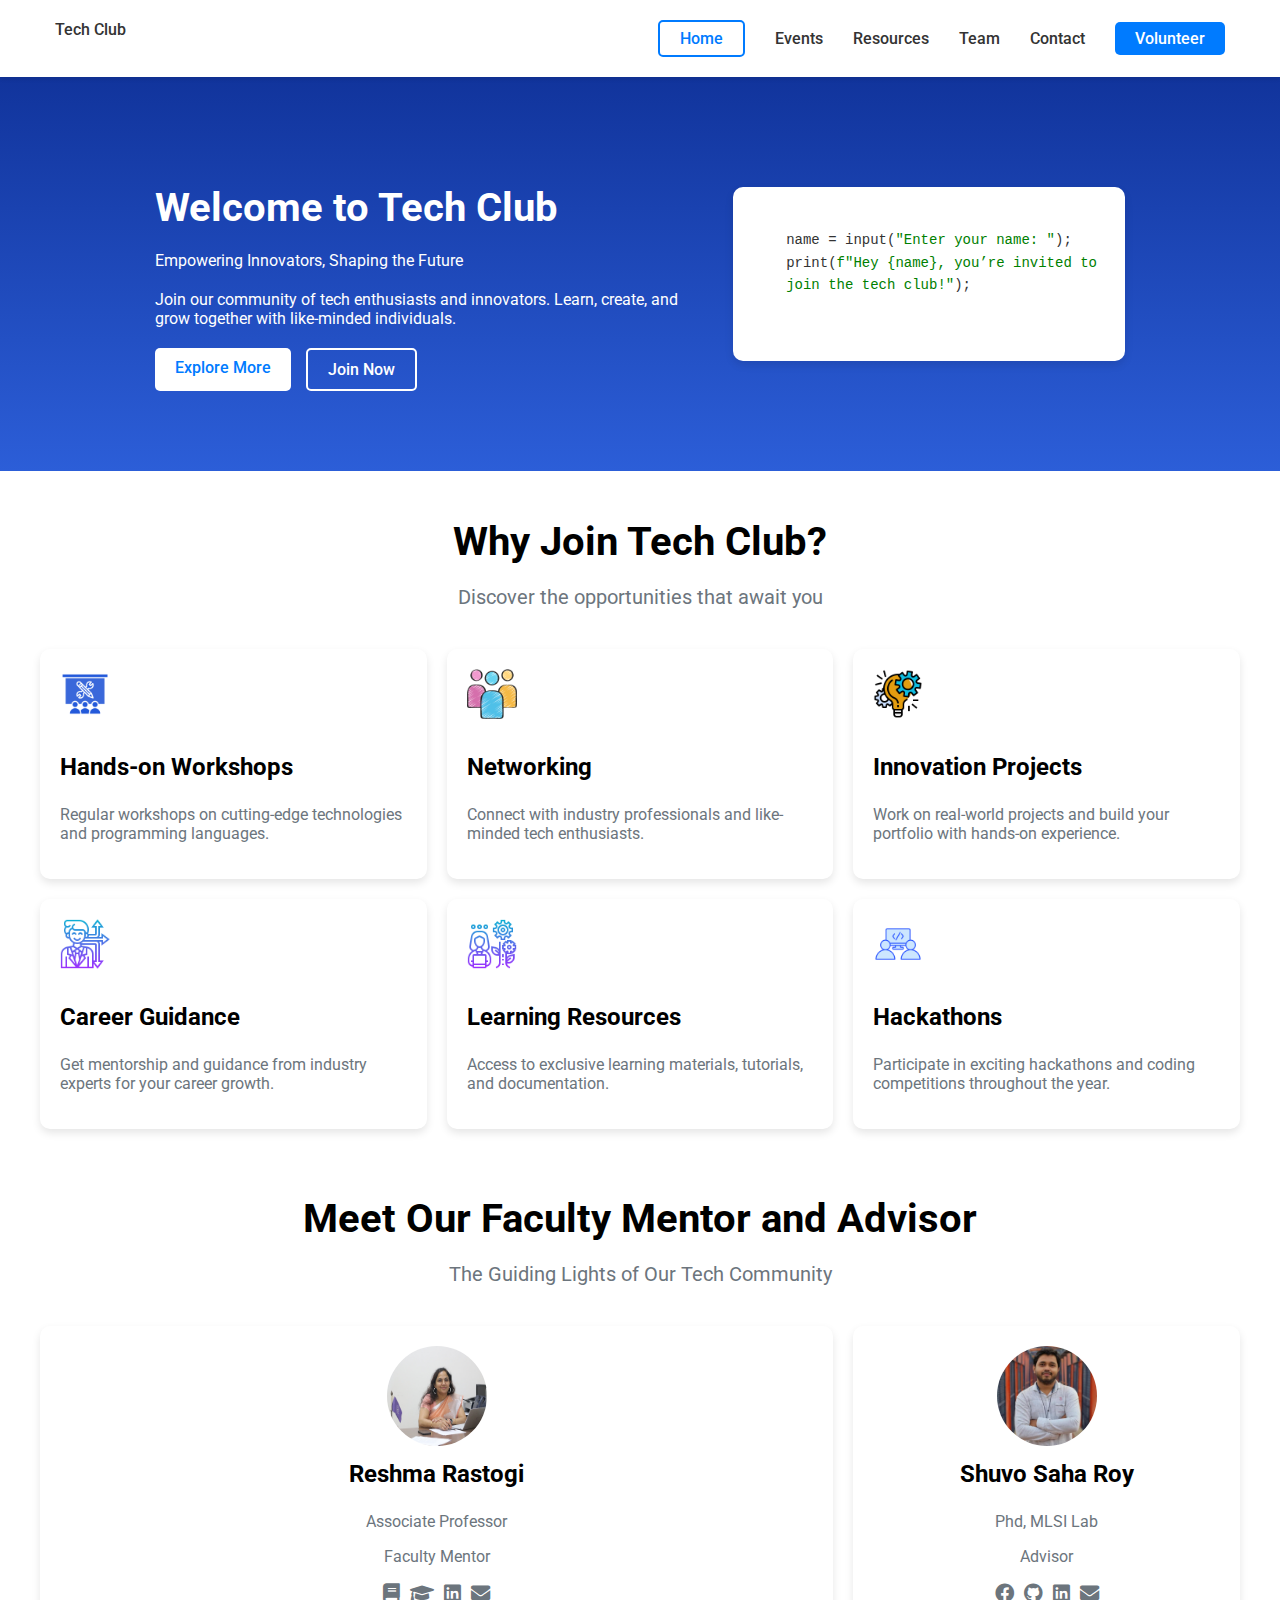
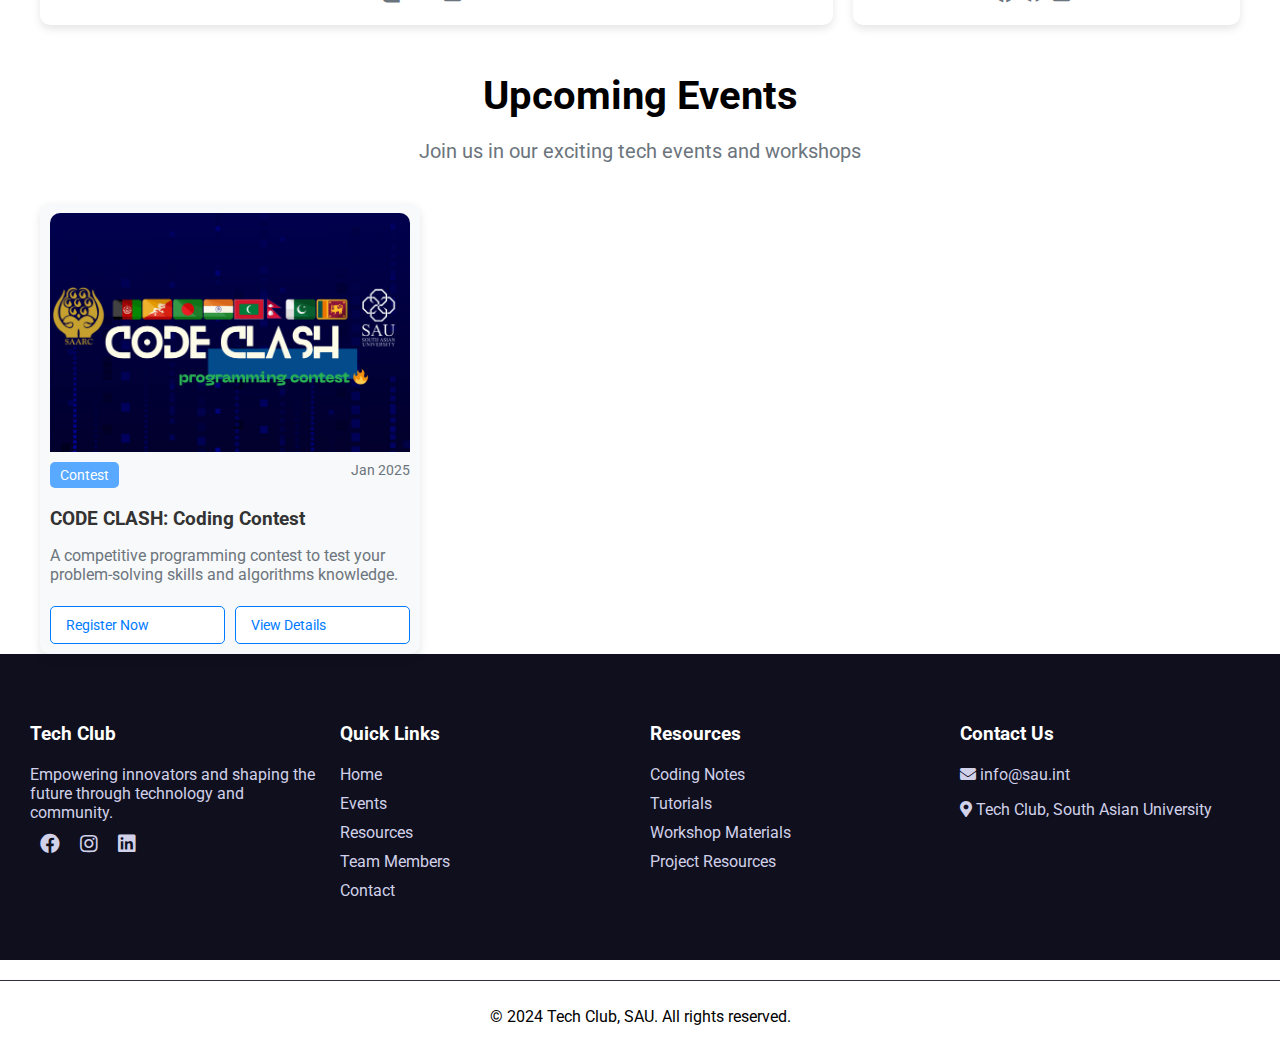
<file: index.html>
<!DOCTYPE html>
<html lang="en">
<head>
    <meta charset="UTF-8">
    <meta name="viewport" content="width=device-width, initial-scale=1.0">
    <title>Tech club</title>
    <link href="https://cdnjs.cloudflare.com/ajax/libs/font-awesome/5.15.3/css/all.min.css" rel="stylesheet"/>
    <link href="https://fonts.googleapis.com/css2?family=Roboto:wght@400;700&amp;display=swap" rel="stylesheet"/>
    <link rel="stylesheet" href="css/style.css">
    <link rel="stylesheet" href="css/index.css">
</head>
<body>

  <div class="navbar">
    <a class="logo" href="#">Tech Club</a>
    <button class="toggle-button">&#9776;</button>
    <div class="nav-links">
        <a href="index.html" class="active">Home</a>
        <a href="events.html">Events</a>
        <a href="https://sites.google.com/view/saubtech" target="_blank" >Resources</a>
        <a href="team.html">Team </a>
        <a href="contactus.html">Contact</a>
        <a class="join-us" target="_blank" href="volunteer.html">Volunteer</a>
    </div>
</div>

<div class="hero">
    <div class="hero-text">
        <h1>Welcome to Tech Club</h1>
        <p>Empowering Innovators, Shaping the Future</p>
        <p>Join our community of tech enthusiasts and innovators. Learn, create, and grow together with like-minded individuals.</p>
        <div class="buttons">
            <a class="explore-more" href="events.html">Explore More</a>
            <a class="join-now" href="volunteer.html">Join Now</a>
        </div>
    </div>
    <div class="code-container">
        <pre>
<code> 
    name = input(<span style="color: green;">"Enter your name: "</span>);
    print(<span style="color: green;">f"Hey {name}, you’re invited to 
    join the tech club!"</span>);
</code>
        </pre>
    </div>
</div>






<!--  Why join Tech club   -->
<div class="whyjoin">
  <h1 id="whyjoinh1">
   Why Join Tech Club?
  </h1>
  <p id="whyjoinp">
   Discover the opportunities that await you
  </p>
  <div class="card-grid">
   <div class="card">
    <img alt="Icon" height="40" src="assets/icons/vocational.png" width="40"/>
    <h3>
     Hands-on Workshops
    </h3>
    <p>
     Regular workshops on cutting-edge technologies and programming languages.
    </p>
   </div>
   <div class="card">
    <img alt="Icon" height="40" src="assets/icons/group_1550587.png" width="40"/>
    <h3>
     Networking
    </h3>
    <p>
     Connect with industry professionals and like-minded tech enthusiasts.
    </p>
   </div>
   <div class="card">
   
    <img alt="Icon" height="40" src= "assets/icons/innovation.png" width="40"/>
    <h3>
     Innovation Projects
    </h3>
    <p>
     Work on real-world projects and build your portfolio with hands-on experience.
    </p>
   </div>
   <div class="card">
    <img alt="Icon" height="40" src="assets/icons/careerdirection.png" width="40"/>
    <h3>
     Career Guidance
    </h3>
    <p>
     Get mentorship and guidance from industry experts for your career growth.
    </p>
   </div>
   <div class="card">
    <img alt="Icon" height="40" src="assets/icons/learningresourses.png" width="40"/>
    <h3>
     Learning Resources
    </h3>
    <p>
     Access to exclusive learning materials, tutorials, and documentation.
    </p>
   </div>
   <div class="card">
    <img alt="Icon" height="40" src="assets/icons/hackathons.png" width="40"/>
    <h3>
     Hackathons
    </h3>
    <p>
     Participate in exciting hackathons and coding competitions throughout the year.
    </p>
   </div>
  </div>
 </div>


 <div class="team">
    <h1 id="teamh1">
        Meet Our Faculty Mentor and Advisor
    </h1>
    <p id="teamp">
        The Guiding Lights of Our Tech Community
    </p>
    <div class="team-grid">
        <div class="faculty">
            <img src="assets/images/facultymentor.png" alt="faculty-mentor">
            <h3>Reshma Rastogi</h3>
            <p>Associate Professor</p>
            <p>Faculty Mentor</p>
            <div class="team-social-icons">
                <a href="https://ieeexplore.ieee.org/author/37086613294" target="_blank"><i class="fas fa-book"></i></a>
                <a href="https://scholar.google.co.in/citations?user=NqIkygEAAAAJ&hl=en" target="_blank"><i class="fas fa-graduation-cap"></i></a>
                <a href="https://www.linkedin.com/in/reshma-rastogi-nee-khemchandani-743716a/" target="_blank"><i class="fab fa-linkedin"></i></a>
                <a href="https://mail.google.com/mail/?view=cm&fs=1&to=reshma.khemchandani@sau.ac.in" target="_blank"><i class="fas fa-envelope"></i></a>

            </div>

        </div>
        <div class="advisor">
            <img src="assets/images/advisor1.jpeg" alt="advisors">
            <h3>Shuvo Saha Roy</h3>
            <p>Phd, MLSI Lab</p>
            <p>Advisor</p>
            <div class="team-social-icons">
                <a href="https://fb.com/ShuvoSahaRoy" target="_blank"><i class="fab fa-facebook"></i></a>
                <a href="https://github.com/ShuvoSahaRoy" target="_blank"><i class="fab fa-github"></i></a>
                <a href="https://www.linkedin.com/in/ShuvoSahaRoy" target="_blank"><i class="fab fa-linkedin"></i></a>
                <a href="https://mail.google.com/mail/?view=cm&fs=1&to=shuvosaha@students.sau.ac.in" target="_blank"><i class="fas fa-envelope"></i></a>

            </div>
        </div>
    </div>
</div>



<div class="event">
    <h1 id="event-h1">Upcoming Events</h1>
    <p id="event-p">Join us in our exciting tech events and workshops</p>
  
    <div class="event-grid">
      <!-- Event 1 -->
      <div class="event-card">
        <img src="assets/images/event-codeclash.png" alt="Web Development Bootcamp">
        <div class="event-content">
          <div class="tags">
            <span class="tag">Contest</span>
            <span class="date">Jan 2025</span>
          </div>
          <h3>CODE CLASH: Coding Contest </h3>
          <p>
            A competitive programming contest to test your problem-solving skills and algorithms knowledge.
          </p>
          <div class="event-buttons">
            <a href="#" class="register">Register Now</a>
            <a href="#" class="learn-more">View Details</a>
          </div>
        </div>
      </div>
  
      <!-- 
      <div class="event-card">
        <img src="assets/images/crispr2024.jpg" alt="crispr2024">
        <div class="event-content">
          <div class="tags">
            <span class="tag">Workshop</span>
            <span class="date">Jan 6-9, 2025</span>
          </div>
          <h3>Workshop on CRISPR-Cas9/13</h3>
          <p>International Hands-on Workshop on CRISPR-Cas9/13 for Gene Editing and Nucleic Acid-based Molecular Diagnostics</p>
          <div class="event-buttons">
            <a target="_blank" href="https://www.onlinesbi.sbi/sbicollect/icollecthome.htm?saralID=-995938795&categoryName=International%20Workshop%20CRISPR%20-Cas9/13 " class="register">Register Now</a>
            <a target="_blank" href="https://sau.int/wp-content/uploads/2024/11/crispr2024.pdf" class="learn-more">View Details</a>
          </div>
        </div>
      </div>
  

      <div class="event-card">
        <img src="assets/images/bimlesh.png" alt="AI & Machine Learning Talk">
        <div class="event-content">
          <div class="tags">
            <span class="tag">Seminar</span>
            <span class="date">Nov 17, 2024</span>
          </div>
          <h3>Tech is your Story : Start Writing it Today</h3>
          <p>Associate Prof. Bimlesh Wadhwa, Department of Computer Science, National University of Singapore</p>
          <div class="event-buttons">
            <a href="#" class="register">Register Now</a>
            <a href="#" class="learn-more">View Details</a>
          </div>
        </div>
      </div> -->
    </div>
    </div>







<!--  footer   -->
<footer class="footer">
    <div>
        <h3>Tech Club</h3>
        <p>Empowering innovators and shaping the future through technology and community.</p>
        <div class="social-icons">
            <a href="https://sau.int"><i class="fab fa-facebook"></i></a>
            <a href="https://sau.int"><i class="fab fa-instagram"></i></a>
            <a href="https://sau.int"><i class="fab fa-linkedin"></i></a>
        </div>
    </div>
    <div>
        <h3>Quick Links</h3>
        <a href="index.html">Home</a>
        <a href="events.html">Events</a>
        <a href="https://sites.google.com/view/saubtech">Resources</a>
        <a href="team.html">Team Members</a>
        <a href="contactus.html">Contact</a>
    </div>
    <div>
        <h3>Resources</h3>
        <a href="https://github.com/methylDragon/coding-notes" target="_blank">Coding Notes</a>
        <a href="https://youtube.com/@mycodeschool" target="_blank">Tutorials</a>
        <a href="https://stackoverflow.com/" target="_blank">Workshop Materials</a>
        <a href="#" target="_blank">Project Resources</a>
    </div>
    <div>
        <h3>Contact Us</h3>
        <p><i class="fas fa-envelope"></i> info@sau.int</p>
        <p><i class="fas fa-map-marker-alt"></i> Tech Club, South Asian University</p>
    </div>
</footer>
<div class="footer-bottom">
    <p>© 2024 Tech Club, SAU. All rights reserved.</p>
</div>


<script src="javascript/script.js"></script>
</body>
</html>
</file>
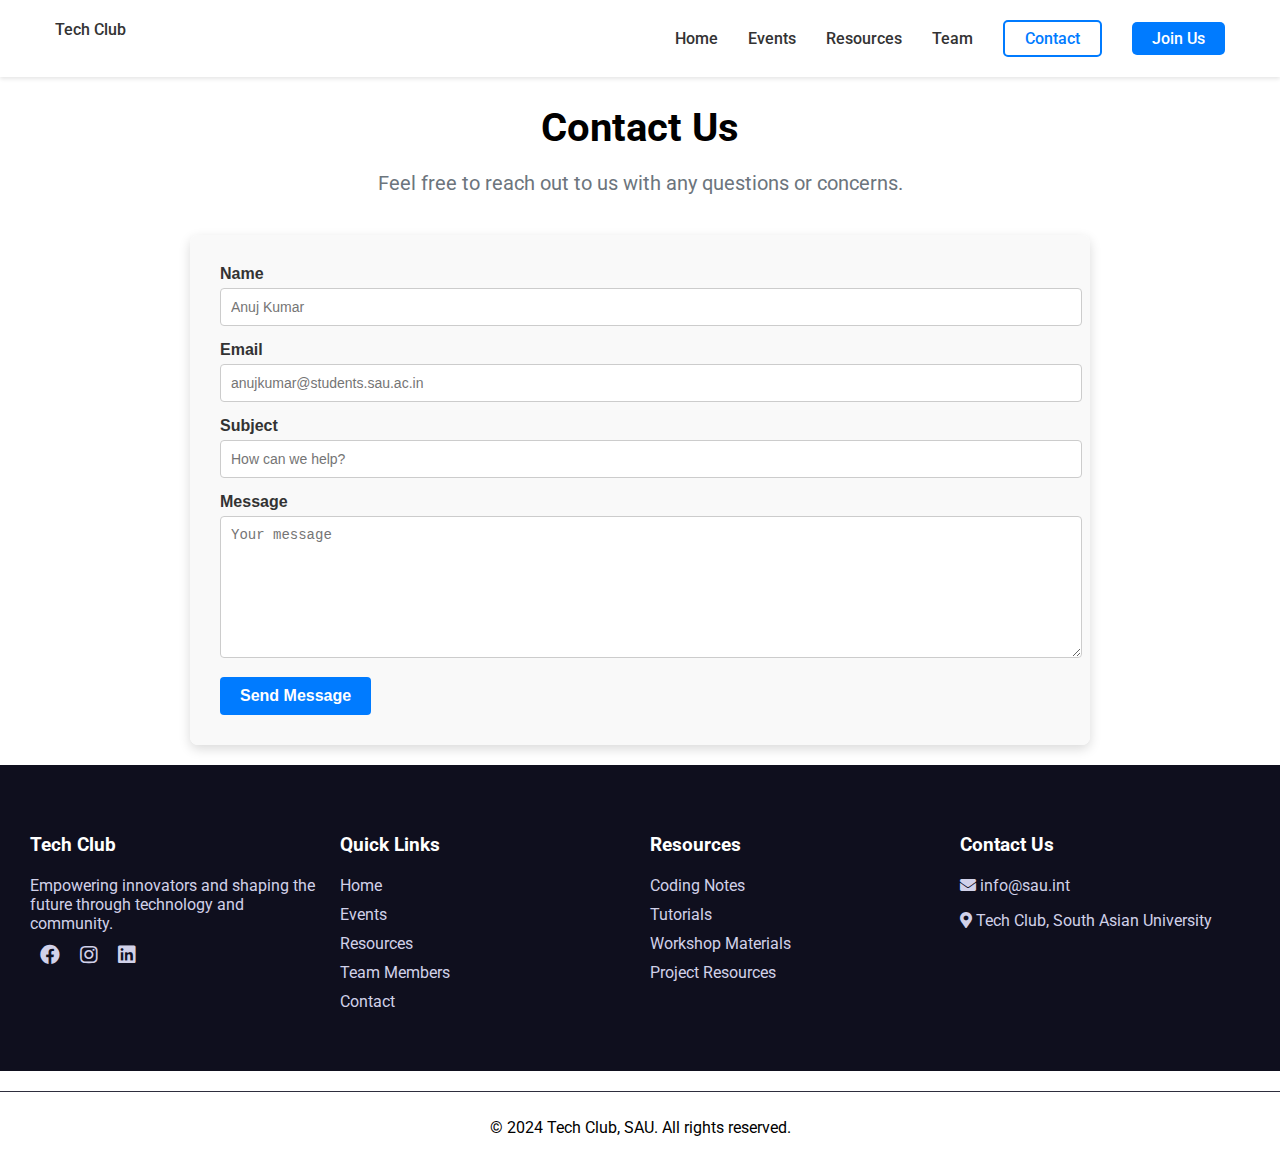
<file: contactus.html>
<!DOCTYPE html>
<html lang="en">
<head>
    <meta charset="UTF-8">
    <meta name="viewport" content="width=device-width, initial-scale=1.0">
    <title>Tech club</title>
    <link href="https://cdnjs.cloudflare.com/ajax/libs/font-awesome/5.15.3/css/all.min.css" rel="stylesheet"/>
    <link href="https://fonts.googleapis.com/css2?family=Roboto:wght@400;700&amp;display=swap" rel="stylesheet"/>
    <link rel="stylesheet" href="css/style.css">
    <link rel="stylesheet" href="css/contactus.css">
</head>
<body>

    <div class="navbar">
        <a class="logo" href="#">Tech Club</a>
        <button class="toggle-button">&#9776;</button>
        <div class="nav-links">
            <a href="index.html">Home</a>
            <a href="events.html">Events</a>
            <a href="https://sites.google.com/view/saubtech" target="_blank" >Resources</a>
            <a href="team.html">Team </a>
            <a href="contactus.html" class="active" >Contact</a>
            <a class="join-us" target="_blank" href="https://sau.int">Join Us</a>
        </div>
    </div>



    <h1 id="event-h1">Contact Us</h1>
    <p id="event-p">Feel free to reach out to us with any questions or concerns.</p>
  
    <div class="contactus">
        <form class="form-contactus" name="contact" method="POST" data-netlify="true">
            <div class="form-group">
                <label for="name">Name</label>
                <input type="text" id="name" name="name" placeholder="Anuj Kumar" required>
            </div>
            <div class="form-group">
                <label for="email">Email</label>
                <input type="email" id="email" name="email" placeholder="anujkumar@students.sau.ac.in" required>
            </div>
            <div class="form-group">
                <label for="subject">Subject</label>
                <input type="text" id="subject" name="subject" placeholder="How can we help?" required>
            </div>
            <div class="form-group">
                <label for="message">Message</label>
                <textarea id="message" name="message" placeholder="Your message" required></textarea>
            </div>
            <input type="hidden" name="form-name" value="contact">
            <button class="contactus-button" type="submit">Send Message</button>
        </form>
    </div>
        

















<footer class="footer">
    <div>
        <h3>Tech Club</h3>
        <p>Empowering innovators and shaping the future through technology and community.</p>
        <div class="social-icons">
            <a href="https://sau.int"><i class="fab fa-facebook"></i></a>
            <a href="https://sau.int"><i class="fab fa-instagram"></i></a>
            <a href="https://sau.int"><i class="fab fa-linkedin"></i></a>
        </div>
    </div>
    <div>
        <h3>Quick Links</h3>
        <a href="index.html">Home</a>
        <a href="events.html">Events</a>
        <a href="https://sites.google.com/view/saubtech">Resources</a>
        <a href="team.html">Team Members</a>
        <a href="contactus.html">Contact</a>
    </div>
    <div>
        <h3>Resources</h3>
        <a href="https://github.com/methylDragon/coding-notes" target="_blank">Coding Notes</a>
        <a href="https://youtube.com/@mycodeschool" target="_blank">Tutorials</a>
        <a href="https://stackoverflow.com/" target="_blank">Workshop Materials</a>
        <a href="#" target="_blank">Project Resources</a>
    </div>


    <div>
        <h3>Contact Us</h3>
        <p><i class="fas fa-envelope"></i> info@sau.int</p>
        <p><i class="fas fa-map-marker-alt"></i> Tech Club, South Asian University</p>
    </div>
</footer>
<div class="footer-bottom">
    <p>© 2024 Tech Club, SAU. All rights reserved.</p>
</div>


<script src="javascript/script.js"></script>
</body>
</html>
</file>
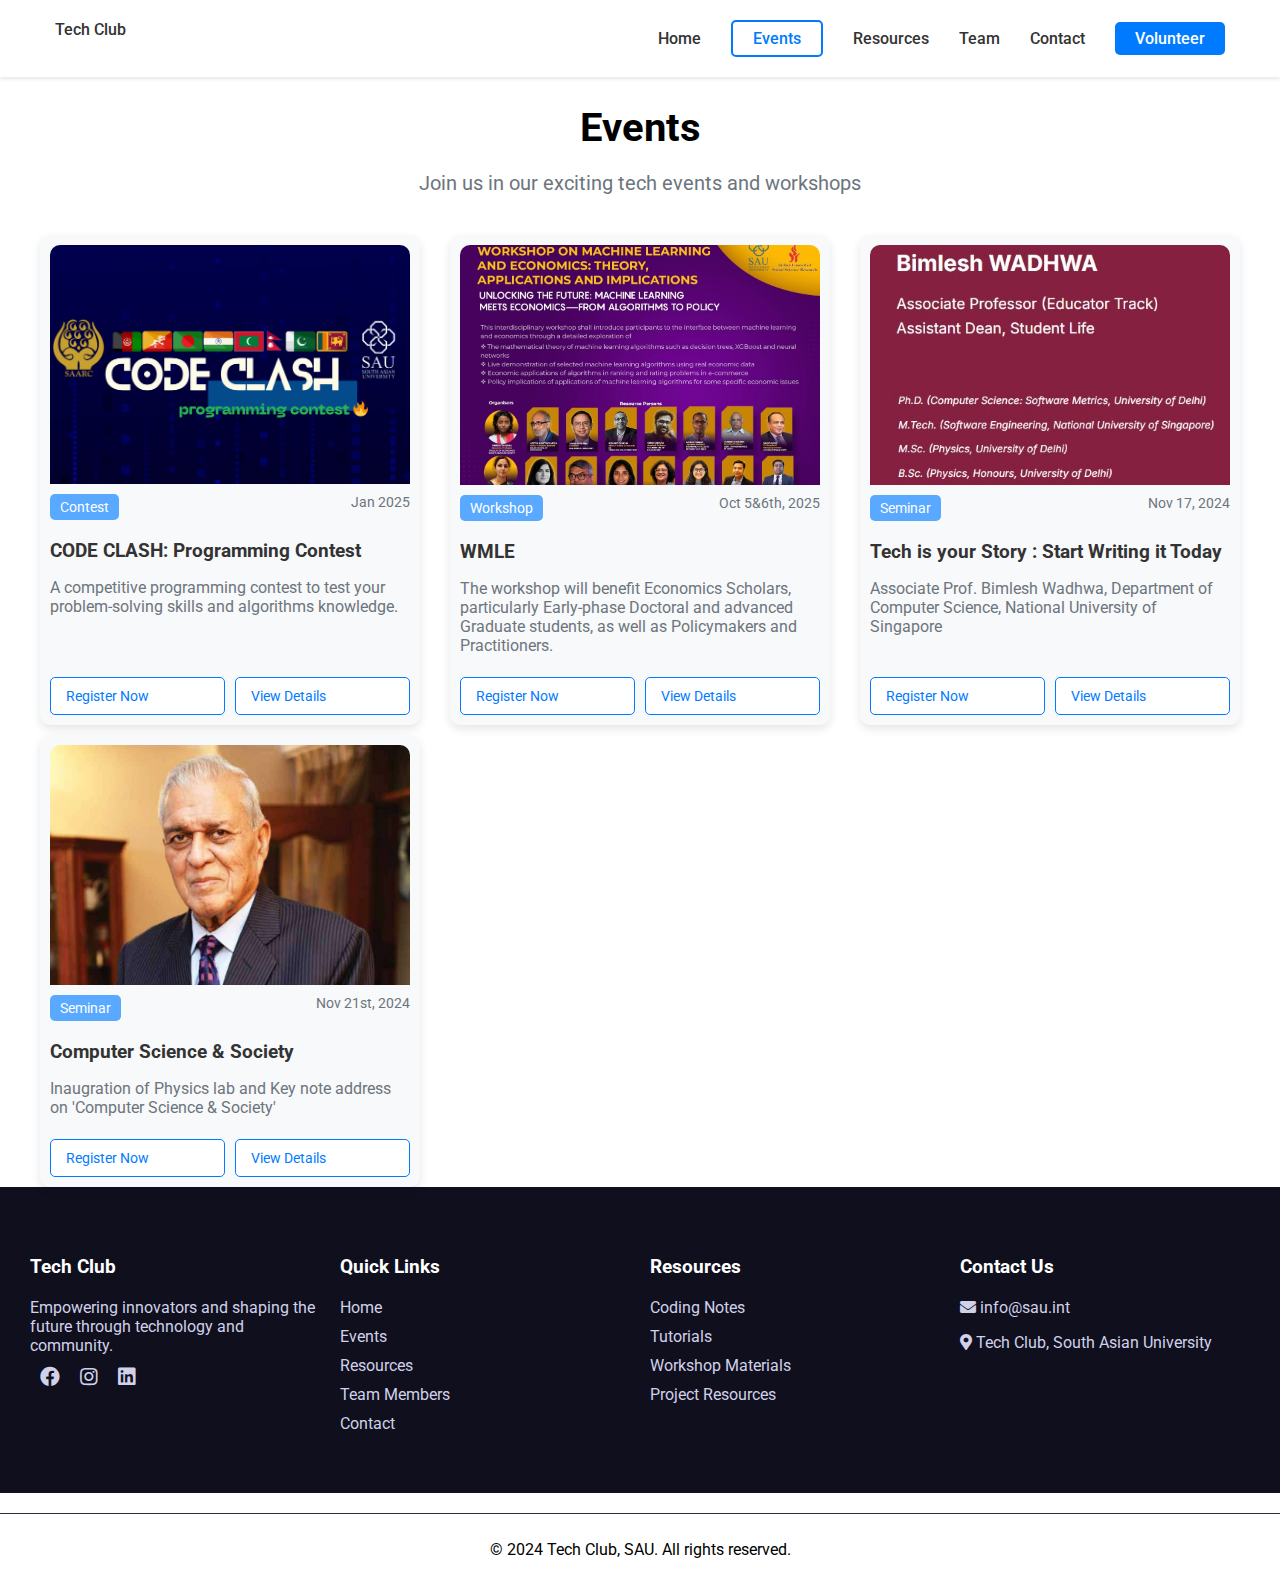
<file: events.html>
<!DOCTYPE html>
<html lang="en">
<head>
    <meta charset="UTF-8">
    <meta name="viewport" content="width=device-width, initial-scale=1.0">
    <title>Tech club</title>
    <link href="https://cdnjs.cloudflare.com/ajax/libs/font-awesome/5.15.3/css/all.min.css" rel="stylesheet"/>
    <link href="https://fonts.googleapis.com/css2?family=Roboto:wght@400;700&amp;display=swap" rel="stylesheet"/>
    <link rel="stylesheet" href="css/style.css">
    <link rel="stylesheet" href="css/events.css">
</head>
<body>

    <div class="navbar">
        <a class="logo" href="#">Tech Club</a>
        <button class="toggle-button">&#9776;</button>
        <div class="nav-links">
            <a href="index.html">Home</a>
            <a href="events.html" class="active">Events</a>
            <a href="https://sites.google.com/view/saubtech" target="_blank" >Resources</a>
            <a href="team.html">Team </a>
            <a href="contactus.html">Contact</a>
            <a class="join-us" target="_blank" href="volunteer.html">Volunteer</a>
        </div>
    </div>









    


    <div class="event">
        <h1 id="event-h1">Events</h1>
        <p id="event-p">Join us in our exciting tech events and workshops</p>
      
        <div class="event-grid">
          <!-- Event 1 -->
          <div class="event-card">
            <img src="assets/images/event-codeclash.png" alt="Web Development Bootcamp">
            <div class="event-content">
              <div class="tags">
                <span class="tag">Contest</span>
                <span class="date">Jan 2025</span>
              </div>
              <h3>CODE CLASH: Programming Contest </h3>
              <p>
                A competitive programming contest to test your problem-solving skills and algorithms knowledge.
              </p>
              <div class="event-buttons">
                <a href="#" class="register">Register Now</a>
                <a href="#" class="learn-more">View Details</a>
              </div>
            </div>
          </div>
      
          <!-- Event 2 -->
          <div class="event-card">
            <img src="assets/images/wmle2024.jpg" alt="wmle">
            <div class="event-content">
              <div class="tags">
                <span class="tag">Workshop</span>
                <span class="date">Oct 5&6th, 2025</span>
              </div>
              <h3>WMLE</h3>
              <p>The workshop will benefit Economics Scholars, particularly Early-phase Doctoral and advanced Graduate students, as well as Policymakers and Practitioners.</p>
              <div class="event-buttons">
                <a target="_blank" href="https://wmle2024.sau.ac.in/Registration.html" class="register">Register Now</a>
                <a target="_blank" href="https://wmle2024.sau.ac.in/" class="learn-more">View Details</a>
              </div>
            </div>
          </div>
      
          <!-- Event 3 -->
          <div class="event-card">
            <img src="assets/images/bimlesh.jpeg" alt="AI & Machine Learning Talk">
            <div class="event-content">
              <div class="tags">
                <span class="tag">Seminar</span>
                <span class="date">Nov 17, 2024</span>
              </div>
              <h3>Tech is your Story : Start Writing it Today</h3>
              <p>Associate Prof. Bimlesh Wadhwa, Department of Computer Science, National University of Singapore</p>
              
              
              <div class="event-buttons">
                <a href="#" class="register">Register Now</a>
                <a href="#" class="learn-more">View Details</a>
              </div>
            </div>
          </div>
      
          
          <div class="event-card">
            <img src="assets/images/Professor-K-K-Aggarwal-Pics-1-scaled.jpg" alt="Cybersecurity Workshop">
            <div class="event-content">
              <div class="tags">
                <span class="tag">Seminar</span>
                <span class="date">Nov 21st, 2024</span>
              </div>
              <h3>Computer Science & Society</h3>
              <p>Inaugration of Physics lab and Key note address on 'Computer Science & Society'</p>
              <div class="event-buttons">
                <a href="#" class="register">Register Now</a>
                <a href="#" class="learn-more">View Details</a>
              </div>
            </div>
          </div>
      
          <!-- <div class="event-card">
            <img src= "assets/banner.png" alt="Data Science Hackathon">
            <div class="event-content">
              <div class="tags">
                <span class="tag">Hackathon</span>
                <span class="date">September 10-11, 2024</span>
              </div>
              <h3>Data Science Hackathon</h3>
              <p>A hands-on competition to solve data challenges using AI tools.</p>
              <div class="buttons">
                <a href="#" class="register">Register Now</a>
                <a href="#" class="learn-more">View Details</a>
              </div>
            </div>
          </div>
      
          <div class="event-card">
            <img src="assets/banner.png" alt="Cloud Computing Seminar">
            <div class="event-content">
              <div class="tags">
                <span class="tag">Seminar</span>
                <span class="date">October 5, 2024</span>
              </div>
              <h3>Cloud Computing Seminar</h3>
              <p>Discover the latest trends in cloud technologies and their impact.</p>
              <div class="buttons">
                <a href="#" class="register">Register Now</a>
                <a href="#" class="learn-more">View Details</a>
              </div>
            </div>
          </div> -->
        </div>
      </div>
      





<footer class="footer">
    <div>
        <h3>Tech Club</h3>
        <p>Empowering innovators and shaping the future through technology and community.</p>
        <div class="social-icons">
            <a href="https://sau.int"><i class="fab fa-facebook"></i></a>
            <a href="https://sau.int"><i class="fab fa-instagram"></i></a>
            <a href="https://sau.int"><i class="fab fa-linkedin"></i></a>
        </div>
    </div>
    <div>
        <h3>Quick Links</h3>
        <a href="index.html">Home</a>
        <a href="events.html">Events</a>
        <a href="https://sites.google.com/view/saubtech">Resources</a>
        <a href="team.html">Team Members</a>
        <a href="contactus.html">Contact</a>
    </div>
    <div>
        <h3>Resources</h3>
        <a href="https://github.com/methylDragon/coding-notes" target="_blank">Coding Notes</a>
        <a href="https://youtube.com/@mycodeschool" target="_blank">Tutorials</a>
        <a href="https://stackoverflow.com/" target="_blank">Workshop Materials</a>
        <a href="#" target="_blank">Project Resources</a>
      </div>


    <div>
        <h3>Contact Us</h3>
        <p><i class="fas fa-envelope"></i> info@sau.int</p>
        <p><i class="fas fa-map-marker-alt"></i> Tech Club, South Asian University</p>
    </div>
</footer>
<div class="footer-bottom">
    <p>© 2024 Tech Club, SAU. All rights reserved.</p>
</div>


<script src="javascript/script.js"></script>
</body>
</html>
</file>
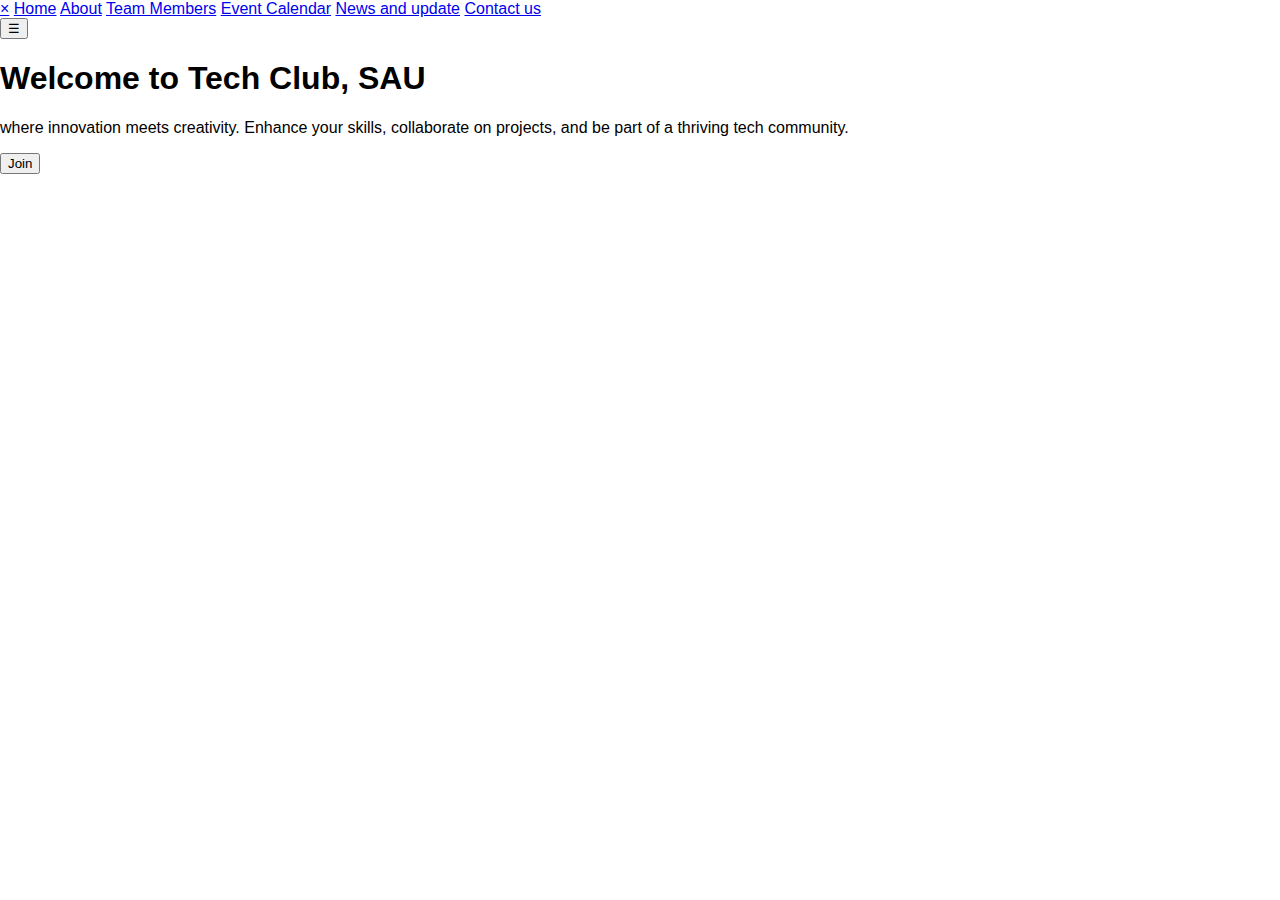
<file: navbar.html>
<!DOCTYPE html>
<html lang="en">
<head>
    <meta charset="UTF-8">
    <meta name="viewport" content="width=device-width, initial-scale=1.0">
    <title>Document</title>
    <link rel="stylesheet" href="css/style.css">
</head>
<body>
    <div id = "mysidebar" class="sidebar">
        <a href="javascript:void(0)" class="closebtn" onclick="closeNav()">&times;</a>
        <a href="#">Home</a>
        <a href="#">About</a>
        <a href="#">Team Members</a>
        <a href="#">Event Calendar</a>
        <a href="#">News and update</a>
        <a href="#">Contact us</a>
        

    </div>
    <div id="main">
        <button class="openbtn" onclick="openNav()"> &#9776;</button>
    </div>

    <!--Banner-->
    <div class="bannerimg">

    <div class = "banner">
    <h1>Welcome to Tech Club, SAU</h1> 
    <p>where innovation meets creativity. Enhance your skills, collaborate on projects, and be part of a thriving tech community.
      </p>

      <button id = "joinbtn" role="button"> <a href="http://www.sau.int"></a> Join</a></button>

    </div>
  </div>




       <script src="javascript/script.js"></script>
</body>
</html>
</file>
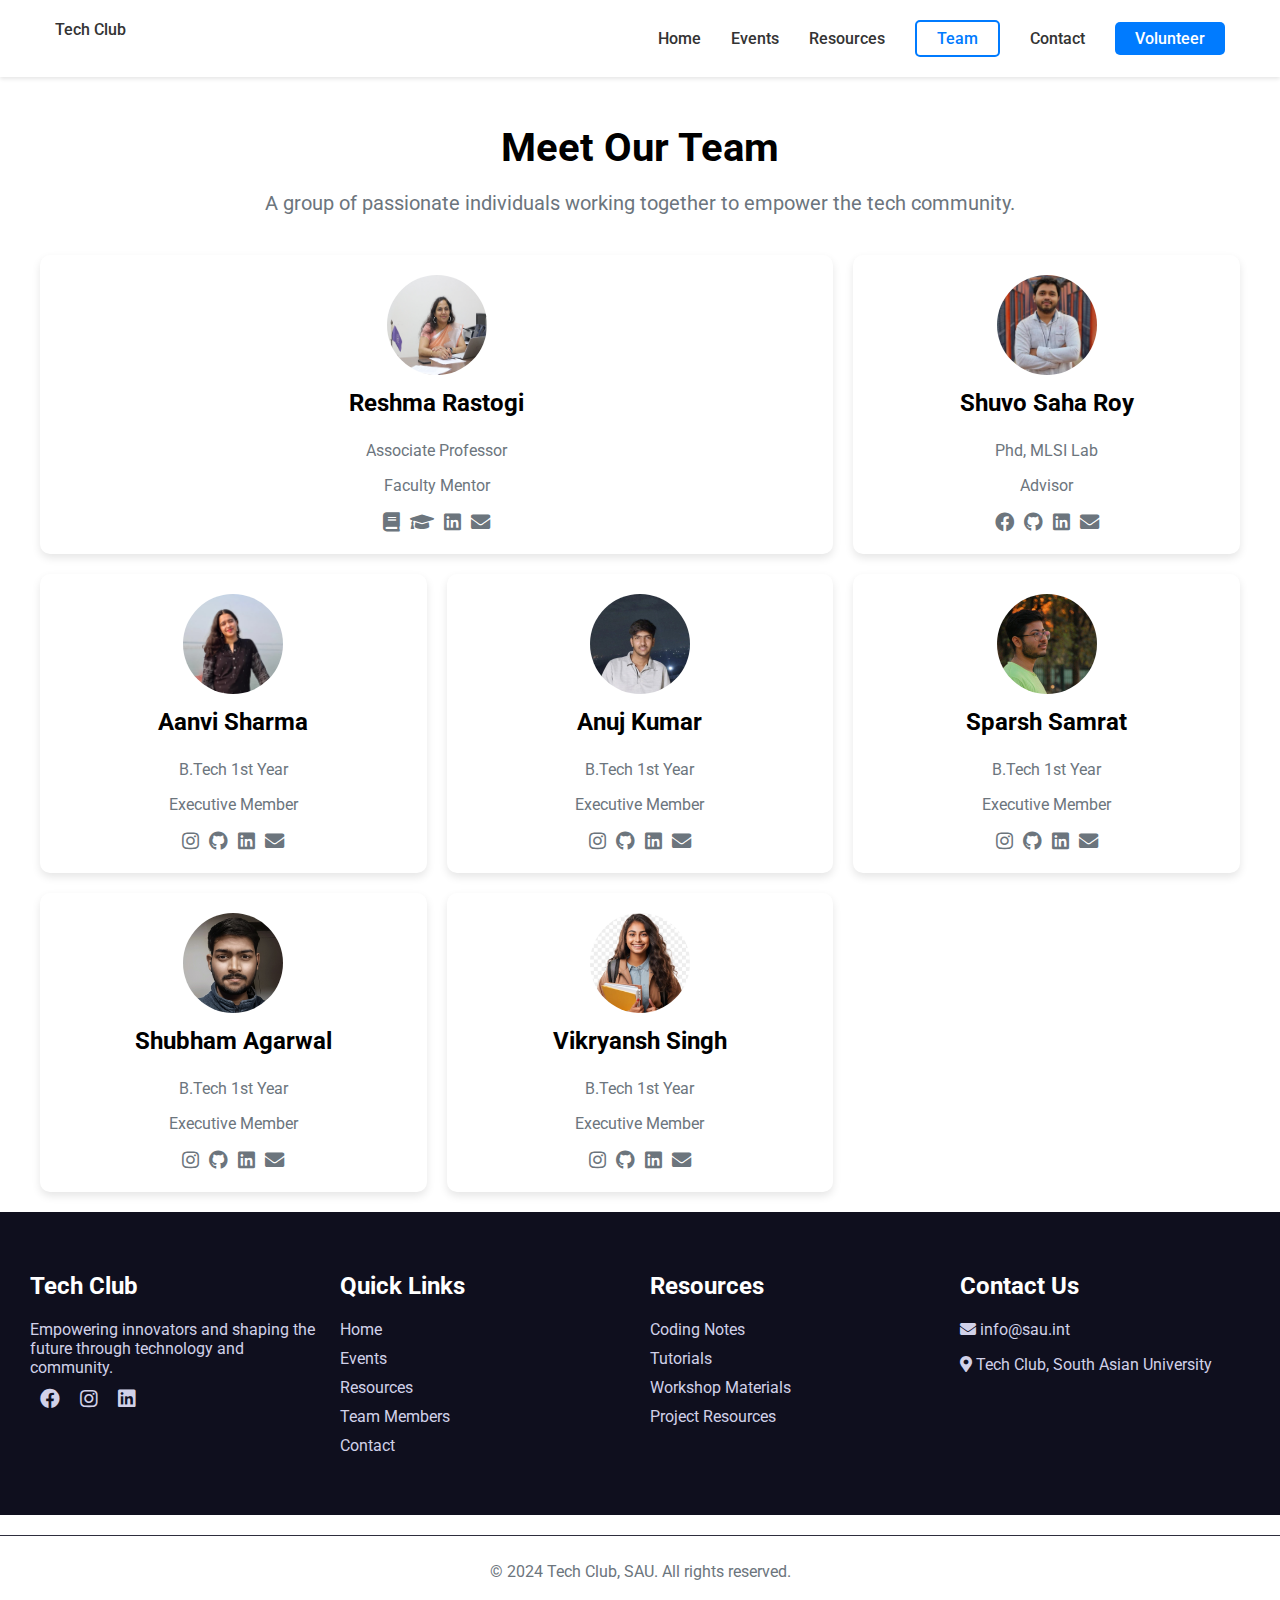
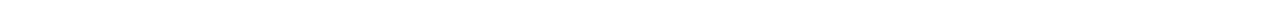
<file: team.html>
<!DOCTYPE html>
<html lang="en">
<head>
    <meta charset="UTF-8">
    <meta name="viewport" content="width=device-width, initial-scale=1.0">
    <title>Tech club</title>
    <link href="https://cdnjs.cloudflare.com/ajax/libs/font-awesome/5.15.3/css/all.min.css" rel="stylesheet"/>
    <link href="https://fonts.googleapis.com/css2?family=Roboto:wght@400;700&amp;display=swap" rel="stylesheet"/>
    <link rel="stylesheet" href="css/style.css">
    <link rel="stylesheet" href="css/team.css">


</head>
<body>

    <div class="navbar">
        <a class="logo" href="#">Tech Club</a>
        <button class="toggle-button">&#9776;</button>
        <div class="nav-links">
            <a href="index.html">Home</a>
            <a href="events.html">Events</a>
            <a href="https://sites.google.com/view/saubtech" target="_blank" >Resources</a>
            <a href="team.html" class="active" >Team </a>
            <a href="contactus.html">Contact</a>
            <a class="join-us" target="_blank" href="volunteer.html">Volunteer</a>
        </div>
    </div>





<div class="team">
    <h1 id="teamh1">
        Meet Our Team
    </h1>
    <p id="teamp">
        A group of passionate individuals working together to empower the tech community.
    </p>
    <div class="team-grid">
        <div class="faculty">
            <img src="assets/images/facultymentor.png" alt="faculty-mentor">
            <h3>Reshma Rastogi</h3>
            <p>Associate Professor</p>
            <p>Faculty Mentor</p>
            <div class="team-social-icons">
                <a href="https://ieeexplore.ieee.org/author/37086613294" target="_blank"><i class="fas fa-book"></i></a>
                <a href="https://scholar.google.co.in/citations?user=NqIkygEAAAAJ&hl=en" target="_blank"><i class="fas fa-graduation-cap"></i></a>
                <a href="https://www.linkedin.com/in/reshma-rastogi-nee-khemchandani-743716a/" target="_blank"><i class="fab fa-linkedin"></i></a>
                <a href="https://mail.google.com/mail/?view=cm&fs=1&to=reshma.khemchandani@sau.ac.in" target="_blank"><i class="fas fa-envelope"></i></a>

            </div>

        </div>
        <div class="advisor">
            <img src="assets/images/advisor1.jpeg" alt="advisors">
            <h3>Shuvo Saha Roy</h3>
            <p>Phd, MLSI Lab</p>
            <p>Advisor</p>
            <div class="team-social-icons">
                <a href="https://fb.com/ShuvoSahaRoy" target="_blank"><i class="fab fa-facebook"></i></a>
                <a href="https://github.com/ShuvoSahaRoy" target="_blank"><i class="fab fa-github"></i></a>
                <a href="https://www.linkedin.com/in/ShuvoSahaRoy" target="_blank"><i class="fab fa-linkedin"></i></a>
                <a href="https://mail.google.com/mail/?view=cm&fs=1&to=shuvosaha@students.sau.ac.in" target="_blank"><i class="fas fa-envelope"></i></a>

            </div>
        </div>
        <div class="advisor">
            <img src="assets/images/em1.jpg" alt="advisors">
            <h3>Aanvi Sharma</h3>
            <p>B.Tech 1st Year</p>
            <p>Executive Member</p>
            <div class="team-social-icons">
                <a href="https://instagram.com/aanvi.ish" target="_blank"><i class="fab fa-instagram"></i></a>
                <a href="https://github.com/aanvi13" target="_blank"><i class="fab fa-github"></i></a>
                <a href="https://www.linkedin.com/in/" target="_blank"><i class="fab fa-linkedin"></i></a>
                <a href="https://mail.google.com/mail/?view=cm&fs=1&to=aanvisharma@students.sau.ac.in" target="_blank"><i class="fas fa-envelope"></i></a>

            </div>
        </div>
        <div class="advisor">
            <img src="assets/images/em2.jpeg" alt="advisors">
            <h3>Anuj Kumar</h3>
            <p>B.Tech 1st Year</p>
            <p>Executive Member</p>
            <div class="team-social-icons">
                <a href="https://instagram.com/anujkharbash" target="_blank"><i class="fab fa-instagram"></i></a>
                <a href="https://github.com/anujkharbash2" target="_blank"><i class="fab fa-github"></i></a>
                <a href="https://www.linkedin.com/in.anujkharbash" target="_blank"><i class="fab fa-linkedin"></i></a>
                <a href="https://mail.google.com/mail/?view=cm&fs=1&to=anujkumar@students.ac.in" target="_blank"><i class="fas fa-envelope"></i></a>

            </div>
        </div>
        <div class="advisor">
            <img src="assets/images/em3.jpeg" alt="advisors">
            <h3>Sparsh Samrat</h3>
            <p>B.Tech 1st Year</p>
            <p>Executive Member</p>
            <div class="team-social-icons">
                <a href="https://instagram.com/aleph_continuum" target="_blank"><i class="fab fa-instagram"></i></a>
                <a href="https://github.com/" target="_blank"><i class="fab fa-github"></i></a>
                <a href="https://www.linkedin.com/in/sparsh-samrat-104549309/" target="_blank"><i class="fab fa-linkedin"></i></a>
                <a href="https://mail.google.com/mail/?view=cm&fs=1&to=sparshsamrat@students.sau.ac.in" target="_blank"><i class="fas fa-envelope"></i></a>

            </div>
        </div>
        <div class="advisor">
            <img src="assets/images/em4.jpg" alt="advisors">
            <h3>Shubham Agarwal</h3>
            <p>B.Tech 1st Year</p>
            <p>Executive Member</p>
            <div class="team-social-icons">
                <a href="https://instagram.com/subhamag20" target="_blank"><i class="fab fa-instagram"></i></a>
                <a href="https://github.com/subhamaga04" target="_blank"><i class="fab fa-github"></i></a>
                <a href="https://www.linkedin.com/in/subham-agarwal-568327333" target="_blank"><i class="fab fa-linkedin"></i></a>
                <a href="https://mail.google.com/mail/?view=cm&fs=1&to=subhamagarwal@students.sau.ac.in" target="_blank"><i class="fas fa-envelope"></i></a>

            </div>
        </div>
        <div class="advisor">
            <img src="assets/images/em.jpg" alt="advisors">
            <h3>Vikryansh Singh</h3>
            <p>B.Tech 1st Year</p>
            <p>Executive Member</p>
            <div class="team-social-icons">
                <a href="https://instagram.com/_sam_2634" target="_blank"><i class="fab fa-instagram"></i></a>
                <a href="https://github.com/vikryansh" target="_blank"><i class="fab fa-github"></i></a>
                <a href="https://www.linkedin.com/in/vikryansh-singh-04b875306/" target="_blank"><i class="fab fa-linkedin"></i></a>
                <a href="https://mail.google.com/mail/?view=cm&fs=1&to=vikryanshsingh@students.sau.ac.in" target="_blank"><i class="fas fa-envelope"></i></a>

            </div>
        </div>
       
    </div>

 </div>










<footer class="footer">
    <div>
        <h3>Tech Club</h3>
        <p>Empowering innovators and shaping the future through technology and community.</p>
        <div class="social-icons">
            <a href="https://sau.int"><i class="fab fa-facebook"></i></a>
            <a href="https://sau.int"><i class="fab fa-instagram"></i></a>
            <a href="https://sau.int"><i class="fab fa-linkedin"></i></a>
        </div>
    </div>
    <div>
        <h3>Quick Links</h3>
        <a href="index.html">Home</a>
        <a href="events.html">Events</a>
        <a href="https://sites.google.com/view/saubtech">Resources</a>
        <a  href="team.html">Team Members</a>
        <a href="contactus.html">Contact</a>
    </div>
    <div>
        <h3>Resources</h3>
        <a href="https://github.com/methylDragon/coding-notes" target="_blank">Coding Notes</a>
        <a href="https://youtube.com/@mycodeschool" target="_blank">Tutorials</a>
        <a href="https://stackoverflow.com/" target="_blank">Workshop Materials</a>
        <a href="#" target="_blank">Project Resources</a>
    </div>


    <div>
        <h3>Contact Us</h3>
        <p><i class="fas fa-envelope"></i> info@sau.int</p>
        <p><i class="fas fa-map-marker-alt"></i> Tech Club, South Asian University</p>
    </div>
</footer>
<div class="footer-bottom">
    <p>© 2024 Tech Club, SAU. All rights reserved.</p>
</div>


<script src="javascript/script.js"></script>
</body>
</html>
</file>
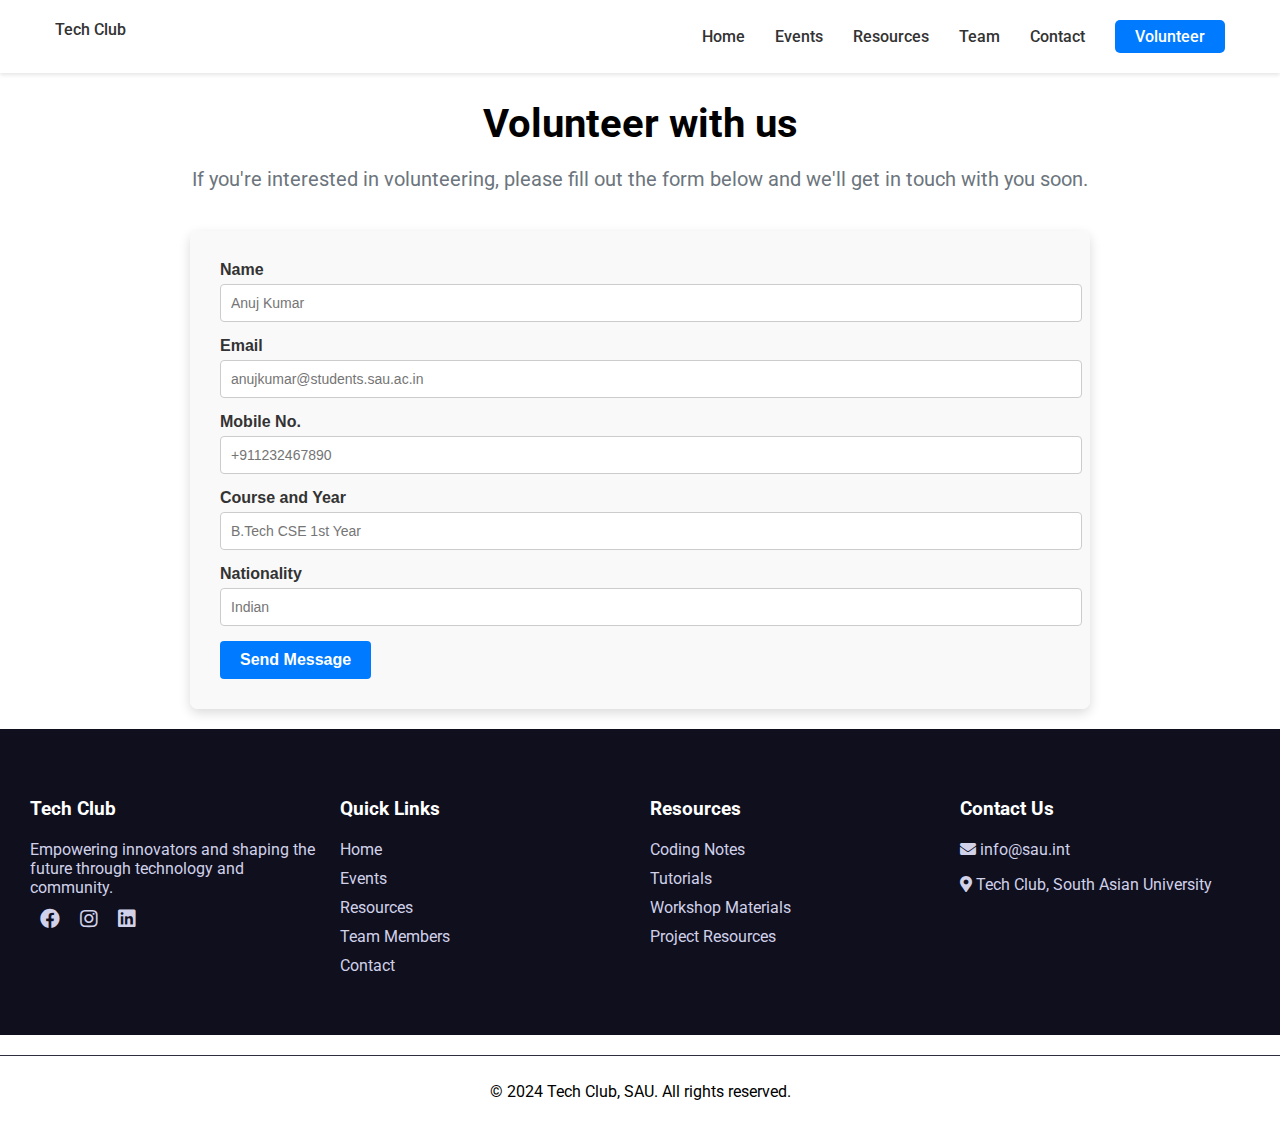
<file: volunteer.html>
<!DOCTYPE html>
<html lang="en">
<head>
    <meta charset="UTF-8">
    <meta name="viewport" content="width=device-width, initial-scale=1.0">
    <title>Tech club</title>
    <link href="https://cdnjs.cloudflare.com/ajax/libs/font-awesome/5.15.3/css/all.min.css" rel="stylesheet"/>
    <link href="https://fonts.googleapis.com/css2?family=Roboto:wght@400;700&amp;display=swap" rel="stylesheet"/>
    <link rel="stylesheet" href="css/style.css">
    <link rel="stylesheet" href="css/contactus.css">
</head>
<body>

    <div class="navbar">
        <a class="logo" href="#">Tech Club</a>
        <button class="toggle-button">&#9776;</button>
        <div class="nav-links">
            <a href="index.html">Home</a>
            <a href="events.html">Events</a>
            <a href="https://sites.google.com/view/saubtech" target="_blank" >Resources</a>
            <a href="team.html">Team </a>
            <a href="contactus.html" >Contact</a>
            <a class="join-us" target="_blank" href="volunteer.html">Volunteer</a>
        </div>
    </div>



    <h1 id="event-h1">Volunteer with us</h1>
    <p id="event-p">If you're interested in volunteering, please fill out the form below and we'll get in touch with you soon.</p>
  
    <div class="contactus">
        <form class="form-contactus" name="volunteer" method="POST" data-netlify="true">
            <div class="form-group">
                <label for="name">Name</label>
                <input type="text" id="name" name="name" placeholder="Anuj Kumar" required>
            </div>
            <div class="form-group">
                <label for="email">Email</label>
                <input type="email" id="email" name="email" placeholder="anujkumar@students.sau.ac.in" required>
            </div>
            <div class="form-group">
                <label for="mobile">Mobile No.</label>
                <input type="tel" id="mobile" name="mobile" placeholder="+911232467890" required>
            </div>
            <div class="form-group">
                <label for="course">Course and Year</label>
                <input type="text" id="course" name="course" placeholder="B.Tech CSE 1st Year" required>
            </div>
           
            <div class="form-group">
            <label for="nationality">Nationality</label>
            <input type="text" id="nationality" name="nationality" placeholder="Indian" required>
            </div>
            <input type="hidden" name="form-name" value="volunteer">
            <button class="contactus-button" type="submit">Send Message</button>
        </form>
    </div>
        

















<footer class="footer">
    <div>
        <h3>Tech Club</h3>
        <p>Empowering innovators and shaping the future through technology and community.</p>
        <div class="social-icons">
            <a href="https://sau.int"><i class="fab fa-facebook"></i></a>
            <a href="https://sau.int"><i class="fab fa-instagram"></i></a>
            <a href="https://sau.int"><i class="fab fa-linkedin"></i></a>
        </div>
    </div>
    <div>
        <h3>Quick Links</h3>
        <a href="index.html">Home</a>
        <a href="events.html">Events</a>
        <a href="https://sites.google.com/view/saubtech">Resources</a>
        <a href="team.html">Team Members</a>
        <a href="contactus.html">Contact</a>
    </div>
    <div>
        <h3>Resources</h3>
        <a href="https://github.com/methylDragon/coding-notes" target="_blank">Coding Notes</a>
        <a href="https://youtube.com/@mycodeschool" target="_blank">Tutorials</a>
        <a href="https://stackoverflow.com/" target="_blank">Workshop Materials</a>
        <a href="#" target="_blank">Project Resources</a>
    </div>


    <div>
        <h3>Contact Us</h3>
        <p><i class="fas fa-envelope"></i> info@sau.int</p>
        <p><i class="fas fa-map-marker-alt"></i> Tech Club, South Asian University</p>
    </div>
</footer>
<div class="footer-bottom">
    <p>© 2024 Tech Club, SAU. All rights reserved.</p>
</div>


<script src="javascript/script.js"></script>
</body>
</html>
</file>
<file: css/style.css>
body {
    margin: 0;
    font-family: 'Roboto', sans-serif;
    box-sizing: border-box;
}

/* Navbar */
.navbar {
    display: flex;
    justify-content: space-between;
    align-items:flex-start;
    padding: 20px 40px;
    background-color: white;
    box-shadow: 0 2px 4px rgba(0, 0, 0, 0.1);
    position: relative;
}
.navbar a {
    text-decoration: none;
    color: #333;
    margin: 0 15px;
    font-weight: 500;
    transition: colo;
}
.navbar .active {
    color: #007bff;
    border-radius: 5px;
    padding: 7px 20px;
    background-color: #f8f9fa;
    border: #007bff 2px solid;
    display: block;
    background-color: white;
    transition: background-color 0.3s ease;
}

.navbar .active :hover {
    color: #fff;
    background-color: #007bff;
    
}

.navbar a:hover {
    color: #007bff;
    transition: color 0.3s ease;
}

.navbar a.join-us {
    background-color: #007bff;
    color: white;
    padding: 7px 20px;
    border-radius: 5px;
   
}
.navbar .nav-links {
    display: flex;
    align-items: center;
    transition: max-height 0.3s ease-in-out;
}

.navbar .toggle-button {
    display: none;
    
    align-items: center;
    transition: max-height 0.3s ease-in-out;
    
}
.navbar .toggle-button .bar {
    display: none;
    background-color: transparent;
    border: none;
    cursor: pointer;
    font-size: 1.5rem;
    color: #333;
    position: absolute;
    top: 20px;
    right: 40px;
   
}
.navbar .toggle-button:focus {
    outline: none;
}

/* Hero Section */
.hero {
    background-image: linear-gradient(to top, #2C5ED8 0%, #11349c 100%);
    color: white;
    padding: 80px 20px;
    display: flex;
    justify-content: center; 
    align-items: center;
   gap: 20px; 
    
}
.hero-text {
    max-width: 45%; 
    margin-bottom: 0;
}
.hero h1 {
    font-size: 2.5rem;
    margin-bottom: 20px;
}
.hero p {
    font-size: 1rem;
    margin-bottom: 20px;
}
.hero .buttons {
    display: flex;
    gap: 15px;
}
.hero .buttons a {
    text-decoration: none;
    padding: 10px 20px;
    border-radius: 5px;
    font-weight: 500;
    transition: background-color 0.3s ease;
}
.hero .buttons a.explore-more {
    background-color: white;
    color: #007bff;
}
.hero .buttons a.join-now {
    border: 2px solid white;
    color: white;
}
.hero .buttons a:hover {
    opacity: 0.9;
}

/* Code Container */
.code-container {
    background-color: white;
    color: #333;
    padding: 20px;
    border-radius: 10px;
    box-shadow: 0 4px 8px rgba(0, 0.1, 0, 0.1);
    max-width: 45%; 
    margin-top: 0;
    transition: background-color 0.3s ease;
    
}
.code-container pre {
    margin: 0;
    font-size: 14px;
    line-height: 1.6;
    overflow-x: auto;
}

.code-container :hover {
    background-color: #f8f9fa;
}


/* Why Join Section */
.whyjoin {
    max-width: 1200px;
    width: 100%;
    padding: 20px;
    margin: 0 auto; 
    text-align: center;
}

#whyjoinh1 {
    font-size: 2.5rem;
    font-weight: 700;
    margin-bottom: 10px;
   
}

#whyjoinp {
    font-size: 1.25rem;
    color: #6c757d;
    margin-bottom: 40px;
}

.card-grid {
    display: grid;
    grid-template-columns: repeat(3, 1fr); 
    gap: 20px;
     }

.card {

    background-color: #fff;
    border-radius: 10px;
    box-shadow: 0 4px 8px rgba(0, 0, 0, 0.1);
    padding: 20px;
    text-align: start;
    transition: transform 0.3s ease; 
}

.card img {
    width: 50px; 
    height: 50px;
    margin-bottom: 20px;
    transition: transform 0.3s ease;
}

.card h3 {
    font-size: 1.5rem;
    margin-top: 10px;
  transition: color 0.3s ease;
}

.card p {
    font-size: 1rem;
    color: #6c757d;
    transition: color 0.3s ease;
}

.card:hover {
    transform: translateY(-10px);
}

.card img:hover {
    transform: scale(1.1);
}

.card h3:hover,
.card p:hover {
    color: #007bff;
}





/* Footer */

.footer {
    background-color: #0f0f1e;
    padding: 40px 20px;
    display: flex;
    flex-wrap: wrap;
    justify-content: space-between;
    align-items: flex-start;
}
.footer div {
    flex: 1;
    margin: 10px;
}
.footer h3 {
    color: #ffffff;
    margin-bottom: 20px;
}
.footer p, .footer a {
    color: #d1d1e9;
    text-decoration: none;
    margin-bottom: 10px;
    display: block;
}
.footer a:hover {
    text-decoration: underline;
}
.footer .social-icons {
    display: flex;
    gap: 10px;
    
}
.footer .social-icons a {
    margin-right: 10px;
    color: #d1d1e9;
    font-size: 20px;
}
.footer .social-icons a:hover {
    color: #ffffff;
}
.footer-bottom {
    text-align: center;
    padding: 10px;
    border-top: 1px solid #2e2e3e;
    margin-top: 20px;
}















/* Responsive Design */
@media (max-width: 1024px) {
    .hero {
        padding: 60px 20px;
    }
    .hero h1 {
        font-size: 2rem;
    }
    .hero-text {
        max-width: 100%; 
    }
    .code-container {
        max-width: 100%;
    }
}

@media (max-width: 768px) {
    .navbar {
        
        flex-direction: column;
        align-items: center;
        padding: 20px;
    }
    .navbar .nav-links {
        flex-direction: column;
        width: 100%;
        align-items: flex-start;
        justify-content: center;
        max-height: 0;
        overflow: hidden;
        padding: 5px;
        
    }
    .navbar a {
        margin: 10px 0;
    }

    .navbar .nav-links a {
        margin: 10px 0;
        width: 100%; 
        text-align: center; 
        padding: 10px 0;
    }


    .navbar .toggle-button {
        display: block; 
        align-items: first baseline;
    }

    .navbar .nav-links.open {
        max-height: 500px;
    }






    .hero {
        flex-direction: column; 
        text-align: center;
    }
    .hero h1 {
        font-size: 1.8rem;
    }
    .hero p {
        font-size: 1rem;
    }
    .buttons {
        flex-direction: column;
        gap: 10px;
    }
    .hero-text,
    .code-container {
        max-width: 100%; 
    }

    .card-grid {
        grid-template-columns: 1fr; 
        gap: 20px; 
    }


    .footer {
        flex-direction:column;
        text-align: center;
        justify-content: center;
        align-items: center;

    }
    .footer .social-icons {
        justify-content: center;
    }

    .footer div {
        margin: 20px 0;
        
    }
}
/*
@media (max-width: 480px) {
    .hero h1 {
        font-size: 1.5rem;
    }
    .hero p {
        font-size: 0.9rem;
    }
    .code-container pre {
        font-size: 12px;
    }
}
</file>
<file: css/index.css>
.team{
  max-width: 1200px;
  width: 100%;
  padding: 20px;
  margin: 0 auto; 
  text-align: center;
}

#teamh1 {
  font-size: 2.5rem;
  font-weight: 700;
  margin-bottom: 10px;
}

#teamp {
  font-size: 1.25rem;
  color: #6c757d;
  margin-bottom: 40px;
}

.team-grid {
  display: grid;
  grid-template-columns: repeat(3, 1fr);
  gap: 20px;
 
}

.faculty{
  grid-column: span 2; 
  background-color: #fff;
  border-radius: 10px;
  box-shadow: 0 4px 8px rgba(0, 0, 0, 0.1);
  padding: 20px;
  text-align: center; 
  transition: transform 0.3s ease;
}

.advisor{
  background-color: #fff;
  border-radius: 10px;
  box-shadow: 0 4px 8px rgba(0, 0, 0, 0.1);
  padding: 20px;
  text-align: center; 
  transition: transform 0.3s ease;

}

.team-social-icons {
  margin-top: 10px;
  display: flex;
  justify-content: center;
  gap: 10px;
}

.team-social-icons a {
  color: #6c757d;
  font-size: 1.2rem;
  transition: color 0.3s ease;
}

.team-social-icons a:hover {
  color: #007bff;
}

.faculty img,
.advisor img {
  width: 100px;
  height: 100px;
  border-radius: 50%;
  transition: transform 0.3s ease;
}

.faculty h3,
.advisor h3 {
  font-size: 1.5rem;
  margin-top: 10px;
  transition: color 0.3s ease;
}

.faculty p,
.advisor p {
  color: #6c757d;
  font-size: 1rem;
  transition: color 0.3s ease;
}

.faculty:hover,
.advisor:hover {
  transform: translateY(-10px);
}

.advisor img:hover,
.faculty img:hover {
  transform: scale(1.1);
}

.advisor h3:hover,
.faculty h3:hover {
  color: #007bff;
}
.advisor p:hover,
.faculty :hover {
  color: #007bff;
}

.fas.fa-envelope:before {
  content: "\f0e0"; }

@media (max-width: 768px) {
  .team-grid {
      grid-template-columns: repeat(1, 1fr);
  }

  .faculty {
      grid-column: span 2;
  }
}

@media (max-width: 480px) {
  .team-grid {
      grid-template-columns: 1fr;
  }

  .faculty {
      grid-column: span 1;
  }
}














.event {
  max-width: 1200px;
  margin: 0 auto;
  text-align: center;
  padding-bottom: 20px;
}

#event-h1 {
  font-size: 2.5rem;
  font-weight: 700;
  margin-bottom: 10px;
}

#event-p {
  font-size: 1.25rem;
  color: #6c757d;
  margin-bottom: 40px;
}

.event-grid {
  display: grid;
  grid-template-columns: repeat(3, 1fr);
  gap: 30px; 
  margin-top: 20px;
}

.event-card {
  display: flex;
  flex-direction: column;
  justify-content: flex-start; 
  background-color: #f8f9fa;
  border-radius: 10px;
  box-shadow: 0 4px 10px rgba(0, 0, 0, 0.1);
  padding: 10px;
  text-align: left;
  height: 100%;
  position: relative; 
  transition: transform 0.3s ease;
}

.event-card img {
  width: 100%;
  border-radius: 10px 10px 0 0;
  transition: transform 0.3s ease;
}

.tags {
  margin: 10px 0 15px 0; 
  align-items: flex-start;
  display: flex;
  justify-content: space-between;
}

.tags .tag {
  display: inline-block;
  background-color: #58a9ff;
  color: #fff;
  padding: 5px 10px;
  border-radius: 5px;
  margin-right: 5px;
  font-size: 0.875rem;
}

.tags .date {
  font-size: 0.875rem;
  color: #6c757d;
}

.event-card h3 {
  font-size: 1.2rem;
  color: #333;
  margin-bottom: 10px;
  text-align: left;
  transition: color 0.3s ease;
}

.event-card p {
  font-size: 1rem;
  color: #6c757d;
  margin-bottom: 40px;
  text-align: left;
  transition: color 0.3s ease;
}

.event-buttons {
  display: flex;
  gap: 10px;
  position: absolute; 
  bottom: 10px;
  left: 10px;
  right: 10px;
  margin-top: 50px;
}

.event-buttons a {
  flex: 1; 
  display: inline-block;
  font-size: 0.875rem;
  background-color: #fff;
  color: #007bff;
  padding: 10px 15px;
  border-radius: 5px;
  border: 1px solid #007bff;
  text-decoration: none;
  transition: background-color 0.3s ease;
}

.event-buttons a:hover {
  background-color: #007bff;
  color: #fff;
}

.event-card:hover {
  transform: translateY(-10px);
}

.event-card img:hover {
  transform: scale(1.1);
}

.event-card h3:hover,
.event-card p:hover {
  color: #007bff;
}

/* Responsive Styles */
@media (max-width: 1024px) {
  .event-grid {
    grid-template-columns: repeat(2, 1fr);
    gap: 20px;
  }

  #event-h1 {
    font-size: 2rem;
  }

  #event-p {
    font-size: 1rem;
  }

  .event-card h3 {
    font-size: 1.25rem;
  }

  .event-card p {
    font-size: 0.9rem;
  }

  .event-buttons a {
    font-size: 0.8rem;
    padding: 8px 12px;
  }
}

@media (max-width: 768px) {
  .event-grid {
    grid-template-columns: 1fr;
    gap: 20px;
  }

  #event-h1 {
    font-size: 1.8rem;
  }

  #event-p {
    font-size: 0.9rem;
  }

  .event-card {
    text-align: center;
  }

  .tags {
    justify-content: center;
  }

  .event-card h3 {
    font-size: 1.2rem;
  }

  .event-card p {
    font-size: 0.85rem;
  }

  .event-buttons a {
    font-size: 0.75rem;
    padding: 6px 10px;
  }
}

@media (max-width: 480px) {
  #event-h1 {
    font-size: 1.5rem;
  }

  #event-p {
    font-size: 0.8rem;
  }

  .event-card h3 {
    font-size: 1rem;
  }

  .event-card p {
    font-size: 0.8rem;
  }

  .event-buttons a {
    font-size: 0.7rem;
    padding: 5px 8px;
  }
}
</file>
<file: css/contactus.css>
.contactus {
    display: flex;
    background-color: #fff;
    border-radius: 8px;
    box-shadow: 0 4px 12px rgba(0, 0, 0, 0.15);
    overflow: hidden;
    max-width: 900px;
    width: 100%;
    margin: 20px auto;
    font-family: Arial, sans-serif;
}
#event-h1 {
    font-size: 2.5rem;
    font-weight: 700;
    margin-bottom: 10px;
   text-align: center;
  }
  
  #event-p {
    font-size: 1.25rem;
    color: #6c757d;
    margin-bottom: 40px;
    text-align: center;
  }
  

.form-contactus {
    padding: 30px;
    flex: 1;
    background-color: #f9f9f9;
}

.form-group {
    margin-bottom: 15px;
}

.form-group label {
    display: block;
    margin-bottom: 5px;
    color: #333;
    font-weight: bold;
}

.form-group input,
.form-group textarea {
    width: 100%;
    padding: 10px;
    border: 1px solid #ccc;
    border-radius: 4px;
    font-size: 14px;
    color: #555;
    background-color: #fff;
    transition: border-color 0.3s ease;
}

.form-group input:focus,
.form-group textarea:focus {
    border-color: #007bff;
    outline: none;
}

.form-group textarea {
    resize: vertical;
    height: 120px;
}

.contactus-button {
    display: inline-block;
    padding: 10px 20px;
    background-color: #007bff;
    color: #fff;
    border: none;
    border-radius: 4px;
    cursor: pointer;
    font-size: 16px;
    font-weight: bold;
    transition: background-color 0.3s ease;
}

.contactus-button:hover {
    background-color: #0056b3;
}

@media (max-width: 768px) {
    .contactus {
        flex-direction: column;
    }
}
</file>
<file: css/events.css>
.event {
  max-width: 1200px;
  margin: 0 auto;
  text-align: center;
  padding-bottom: 20px;
}

#event-h1 {
  font-size: 2.5rem;
  font-weight: 700;
  margin-bottom: 10px;
}

#event-p {
  font-size: 1.25rem;
  color: #6c757d;
  margin-bottom: 40px;
}

.event-grid {
  display: grid;
  grid-template-columns: repeat(3, 1fr);
  gap: 30px; 
  margin-top: 20px;
}

.event-card {
  display: flex;
  flex-direction: column;
  justify-content: flex-start; 
  background-color: #f8f9fa;
  border-radius: 10px;
  box-shadow: 0 4px 10px rgba(0, 0, 0, 0.1);
  padding: 10px;
  text-align: left;
  height: 100%;
  position: relative; 
  transition: transform 0.3s ease;
}

.event-card img {
  width: 100%;
  border-radius: 10px 10px 0 0;
  transition: transform 0.3s ease;
}

.tags {
  margin: 10px 0 15px 0; 
  align-items: flex-start;
  display: flex;
  justify-content: space-between;
}

.tags .tag {
  display: inline-block;
  background-color: #58a9ff;
  color: #fff;
  padding: 5px 10px;
  border-radius: 5px;
  margin-right: 5px;
  font-size: 0.875rem;
}

.tags .date {
  font-size: 0.875rem;
  color: #6c757d;
}

.event-card h3 {
  font-size: 1.2rem;
  color: #333;
  margin-bottom: 10px;
  text-align: left;
  transition: color 0.3s ease;
}

.event-card p {
  font-size: 1rem;
  color: #6c757d;
  margin-bottom: 40px;
  text-align: left;
  transition: color 0.3s ease;
}

.event-buttons {
  display: flex;
  gap: 10px;
  position: absolute; 
  bottom: 10px;
  left: 10px;
  right: 10px;
  margin-top: 50px;
}

.event-buttons a {
  flex: 1; 
  display: inline-block;
  font-size: 0.875rem;
  background-color: #fff;
  color: #007bff;
  padding: 10px 15px;
  border-radius: 5px;
  border: 1px solid #007bff;
  text-decoration: none;
  transition: background-color 0.3s ease;
}

.event-buttons a:hover {
  background-color: #007bff;
  color: #fff;
}

.event-card:hover {
  transform: translateY(-10px);
}

.event-card img:hover {
  transform: scale(1.1);
}

.event-card h3:hover,
.event-card p:hover {
  color: #007bff;
}

/* Responsive Styles */
@media (max-width: 1024px) {
  .event-grid {
    grid-template-columns: repeat(2, 1fr);
    gap: 20px;
  }

  #event-h1 {
    font-size: 2rem;
  }

  #event-p {
    font-size: 1rem;
  }

  .event-card h3 {
    font-size: 1.25rem;
  }

  .event-card p {
    font-size: 0.9rem;
  }

  .event-buttons a {
    font-size: 0.8rem;
    padding: 8px 12px;
  }
}

@media (max-width: 768px) {
  .event-grid {
    grid-template-columns: 1fr;
    gap: 20px;
  }

  #event-h1 {
    font-size: 1.8rem;
  }

  #event-p {
    font-size: 0.9rem;
  }

  .event-card {
    text-align: center;
  }

  .tags {
  
    justify-content: space-between;
    align-items: flex-start;
    display: flex;
    margin: 10px 0 15px 0;

  }

  .event-card h3 {
    font-size: 1.2rem;
  }

  .event-card p {
    font-size: 0.85rem;
  }

  .event-buttons a {
    font-size: 0.75rem;
    padding: 6px 10px;
  }
}

@media (max-width: 480px) {
  #event-h1 {
    font-size: 1.5rem;
  }

  #event-p {
    font-size: 0.8rem;
  }

  .event-card h3 {
    font-size: 1rem;
  }

  .event-card p {
    font-size: 0.8rem;
  }

  .event-buttons a {
    font-size: 0.7rem;
    padding: 5px 8px;
  }
}
</file>
<file: css/team.css>
.team{
    max-width: 1200px;
    width: 100%;
    padding: 20px;
    margin: 0 auto; 
    text-align: center;
}

#teamh1 {
    font-size: 2.5rem;
    font-weight: 700;
    margin-bottom: 10px;
}

#teamp {
    font-size: 1.25rem;
    color: #6c757d;
    margin-bottom: 40px;
}

.team-grid {
    display: grid;
    grid-template-columns: repeat(3, 1fr);
    gap: 20px;
   
}

.faculty{
    grid-column: span 2; 
    background-color: #fff;
    border-radius: 10px;
    box-shadow: 0 4px 8px rgba(0, 0, 0, 0.1);
    padding: 20px;
    text-align: center; 
    transition: transform 0.3s ease;
}

.advisor{
    background-color: #fff;
    border-radius: 10px;
    box-shadow: 0 4px 8px rgba(0, 0, 0, 0.1);
    padding: 20px;
    text-align: center; 
    transition: transform 0.3s ease;

}

.team-social-icons {
    margin-top: 10px;
    display: flex;
    justify-content: center;
    gap: 10px;
}

.team-social-icons a {
    color: #6c757d;
    font-size: 1.2rem;
    transition: color 0.3s ease;
}

.team-social-icons a:hover {
    color: #007bff;
}

img {
    width: 100px;
    height: 100px;
    border-radius: 50%;
    transition: transform 0.3s ease;
}

h3 {
    font-size: 1.5rem;
    margin-top: 10px;
    transition: color 0.3s ease;
}

p {
    color: #6c757d;
    font-size: 1rem;
    transition: color 0.3s ease;
}

.faculty:hover,
.advisor:hover {
    transform: translateY(-10px);
}

img:hover {
    transform: scale(1.1);
}

h3:hover,
p:hover {
    color: #007bff;
}

.fas.fa-envelope:before {
    content: "\f0e0"; }

@media (max-width: 768px) {
    .team-grid {
        grid-template-columns: repeat(2, 1fr);
    }

    .faculty {
        grid-column: span 2;
    }
}

@media (max-width: 480px) {
    .team-grid {
        grid-template-columns: 1fr;
    }

    .faculty {
        grid-column: span 1;
    }
}
</file>
